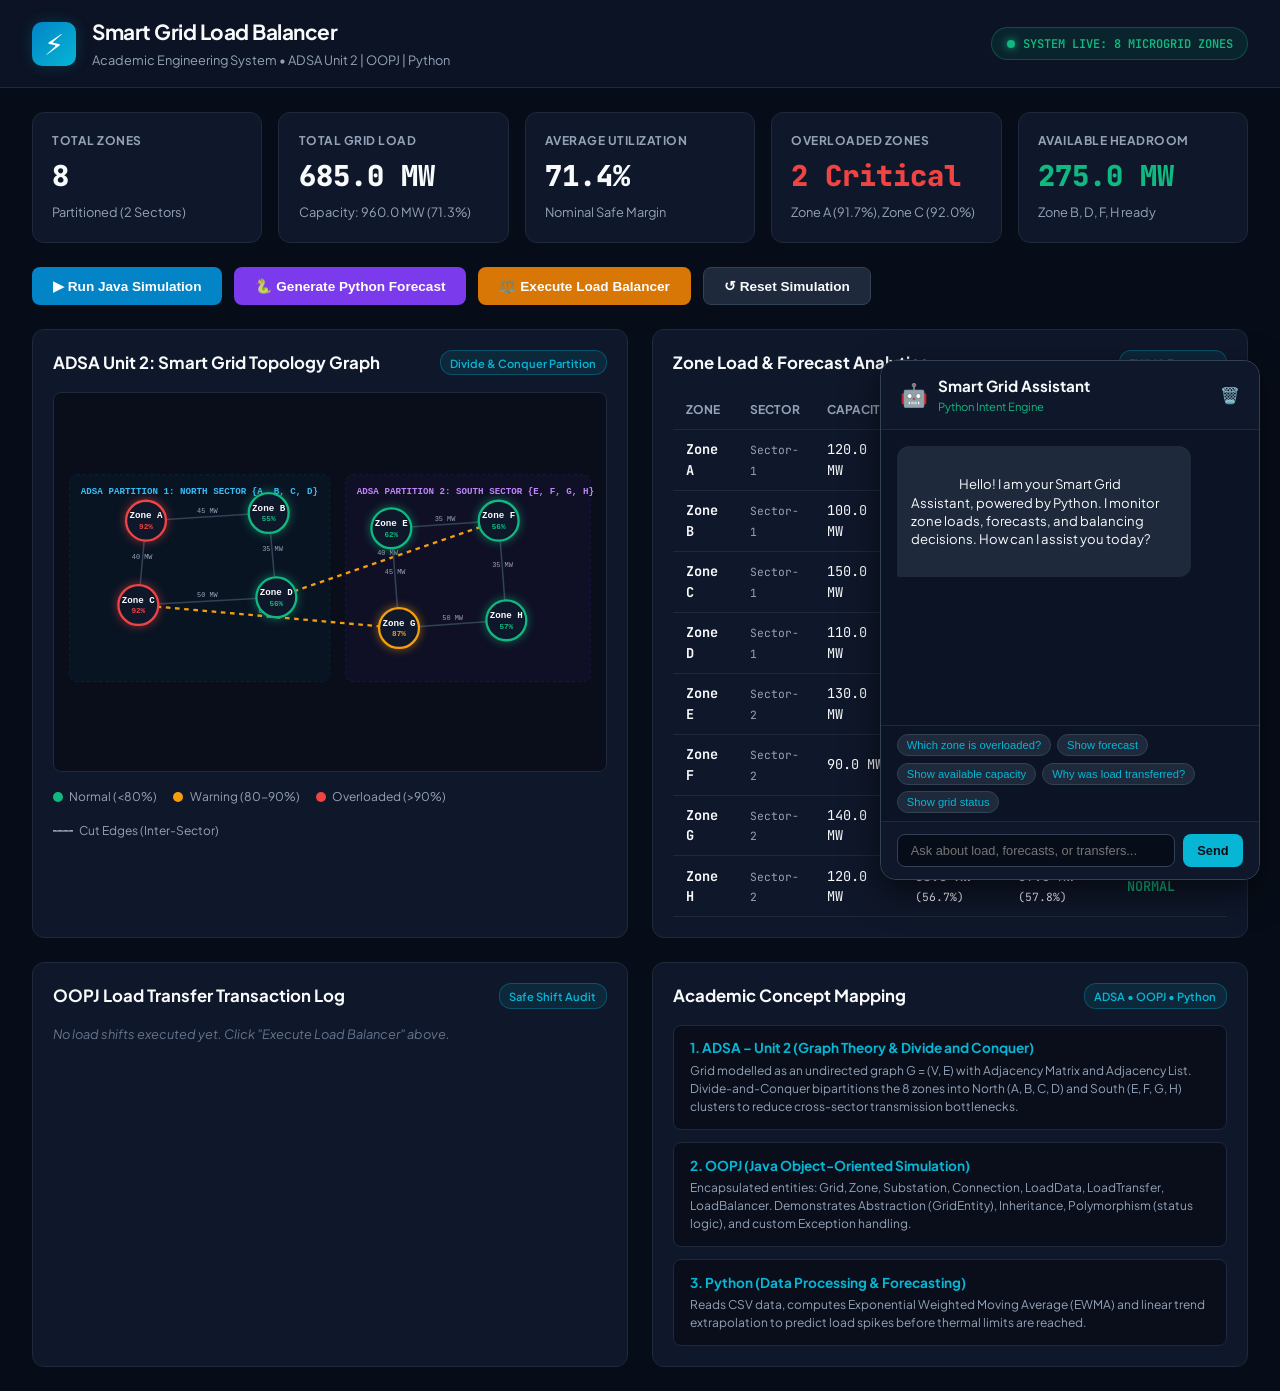
<file: dashboard/index.html>
<!DOCTYPE html>
<html lang="en">
<head>
    <meta charset="UTF-8">
    <meta name="viewport" content="width=device-width, initial-scale=1.0">
    <title>Smart Grid Load Balancer - Control Dashboard</title>
    <link rel="stylesheet" href="style.css">
    <link rel="preconnect" href="https://fonts.googleapis.com">
    <link rel="preconnect" href="https://fonts.gstatic.com" crossorigin>
    <link href="https://fonts.googleapis.com/css2?family=JetBrains+Mono:wght@400;600;700&family=Plus+Jakarta+Sans:wght@400;500;600;700;800&display=swap" rel="stylesheet">
</head>
<body>
    <div class="app-layout">
        <!-- Top Navigation Bar -->
        <header class="top-nav">
            <div class="brand">
                <div class="logo-icon">⚡</div>
                <div>
                    <h1>Smart Grid Load Balancer</h1>
                    <span class="subtext">Academic Engineering System • ADSA Unit 2 | OOPJ | Python</span>
                </div>
            </div>
            <div class="status-pill">
                <span class="pulse-dot"></span>
                <span>SYSTEM LIVE: 8 MICROGRID ZONES</span>
            </div>
        </header>

        <!-- Main Dashboard Content -->
        <main class="main-content">
            <!-- KPI Overview Cards -->
            <section class="kpi-grid">
                <div class="kpi-card">
                    <span class="kpi-label">TOTAL ZONES</span>
                    <span class="kpi-val" id="valTotalZones">8</span>
                    <span class="kpi-sub">Partitioned (2 Sectors)</span>
                </div>
                <div class="kpi-card">
                    <span class="kpi-label">TOTAL GRID LOAD</span>
                    <span class="kpi-val" id="valTotalLoad">685.0 MW</span>
                    <span class="kpi-sub">Capacity: 960.0 MW (71.3%)</span>
                </div>
                <div class="kpi-card">
                    <span class="kpi-label">AVERAGE UTILIZATION</span>
                    <span class="kpi-val" id="valAvgLoad">71.35%</span>
                    <span class="kpi-sub">Nominal Safe Margin</span>
                </div>
                <div class="kpi-card alert">
                    <span class="kpi-label">OVERLOADED ZONES</span>
                    <span class="kpi-val text-red" id="valOverloaded">2 Critical</span>
                    <span class="kpi-sub">Zone A (91.7%), Zone C (92.0%)</span>
                </div>
                <div class="kpi-card success">
                    <span class="kpi-label">AVAILABLE HEADROOM</span>
                    <span class="kpi-val text-green" id="valHeadroom">275.0 MW</span>
                    <span class="kpi-sub">Zone B, D, F, H ready</span>
                </div>
            </section>

            <!-- Control Action Toolbar -->
            <div class="toolbar">
                <button class="btn btn-primary" id="btnRunSim">▶ Run Java Simulation</button>
                <button class="btn btn-purple" id="btnRunForecast">🐍 Generate Python Forecast</button>
                <button class="btn btn-amber" id="btnBalanceLoad">⚖️ Execute Load Balancer</button>
                <button class="btn btn-secondary" id="btnResetGrid">↺ Reset Simulation</button>
            </div>

            <!-- Grid & Graph View Section -->
            <div class="grid-two-col">
                <div class="panel">
                    <div class="panel-header">
                        <h2>ADSA Unit 2: Smart Grid Topology Graph</h2>
                        <span class="badge">Divide & Conquer Partition</span>
                    </div>
                    <div class="graph-container" id="graphContainer">
                        <!-- SVG Topology rendered by script.js -->
                    </div>
                    <div class="topology-legend">
                        <span class="legend-item"><span class="dot normal"></span> Normal (&lt;80%)</span>
                        <span class="legend-item"><span class="dot warning"></span> Warning (80-90%)</span>
                        <span class="legend-item"><span class="dot critical"></span> Overloaded (&gt;90%)</span>
                        <span class="legend-item"><span class="line-sample"></span> Cut Edges (Inter-Sector)</span>
                    </div>
                </div>

                <div class="panel">
                    <div class="panel-header">
                        <h2>Zone Load & Forecast Analytics</h2>
                        <span class="badge">EWMA Forecast</span>
                    </div>
                    <div class="table-wrapper">
                        <table class="data-table" id="zoneTable">
                            <thead>
                                <tr>
                                    <th>Zone</th>
                                    <th>Sector</th>
                                    <th>Capacity</th>
                                    <th>Current</th>
                                    <th>Forecast</th>
                                    <th>Status</th>
                                </tr>
                            </thead>
                            <tbody id="zoneTableBody">
                                <!-- Populated dynamically -->
                            </tbody>
                        </table>
                    </div>
                </div>
            </div>

            <!-- Transfer Activity Logs & Academic Mapping -->
            <div class="grid-two-col">
                <div class="panel">
                    <div class="panel-header">
                        <h2>OOPJ Load Transfer Transaction Log</h2>
                        <span class="badge">Safe Shift Audit</span>
                    </div>
                    <div class="log-list" id="transferLogList">
                        <!-- Populated dynamically -->
                    </div>
                </div>

                <div class="panel">
                    <div class="panel-header">
                        <h2>Academic Concept Mapping</h2>
                        <span class="badge">ADSA • OOPJ • Python</span>
                    </div>
                    <div class="academic-cards">
                        <div class="academic-item">
                            <h3>1. ADSA – Unit 2 (Graph Theory & Divide and Conquer)</h3>
                            <p>Grid modelled as an undirected graph G = (V, E) with Adjacency Matrix and Adjacency List. Divide-and-Conquer bipartitions the 8 zones into North (A, B, C, D) and South (E, F, G, H) clusters to reduce cross-sector transmission bottlenecks.</p>
                        </div>
                        <div class="academic-item">
                            <h3>2. OOPJ (Java Object-Oriented Simulation)</h3>
                            <p>Encapsulated entities: Grid, Zone, Substation, Connection, LoadData, LoadTransfer, LoadBalancer. Demonstrates Abstraction (GridEntity), Inheritance, Polymorphism (status logic), and custom Exception handling.</p>
                        </div>
                        <div class="academic-item">
                            <h3>3. Python (Data Processing & Forecasting)</h3>
                            <p>Reads CSV data, computes Exponential Weighted Moving Average (EWMA) and linear trend extrapolation to predict load spikes before thermal limits are reached.</p>
                        </div>
                    </div>
                </div>
            </div>
        </main>

        <!-- Floating Smart Grid Assistant Chatbot UI -->
        <aside class="chatbot-drawer" id="chatbotDrawer">
            <div class="chat-header">
                <div class="chat-title">
                    <span class="bot-avatar">🤖</span>
                    <div>
                        <h3>Smart Grid Assistant</h3>
                        <span class="online-indicator">Python Intent Engine</span>
                    </div>
                </div>
                <button class="btn-icon" id="btnClearChat" title="Clear Chat">🗑️</button>
            </div>
            
            <div class="chat-messages" id="chatMessages">
                <div class="msg assistant">
                    <div class="msg-bubble">
                        Hello! I am your Smart Grid Assistant, powered by Python. I monitor zone loads, forecasts, and balancing decisions. How can I assist you today?
                    </div>
                </div>
            </div>

            <div class="chat-suggestions">
                <button class="chip" data-q="Which zone is overloaded?">Which zone is overloaded?</button>
                <button class="chip" data-q="Show forecast">Show forecast</button>
                <button class="chip" data-q="Show available capacity">Show available capacity</button>
                <button class="chip" data-q="Why was load transferred?">Why was load transferred?</button>
                <button class="chip" data-q="Show grid status">Show grid status</button>
            </div>

            <form class="chat-input-row" id="chatForm">
                <input type="text" id="chatInput" placeholder="Ask about load, forecasts, or transfers..." autocomplete="off">
                <button type="submit" class="btn-send">Send</button>
            </form>
        </aside>
    </div>

    <script src="script.js"></script>
</body>
</html>
</file>
<file: dashboard/style.css>
/* Smart Grid Load Balancer - Professional Control Room Theme */
:root {
    --bg-dark: #070d18;
    --panel-bg: #0f172a;
    --panel-border: #1e293b;
    --text-primary: #f8fafc;
    --text-secondary: #94a3b8;
    --cyan: #06b6d4;
    --cyan-glow: rgba(6, 182, 212, 0.2);
    --green: #10b981;
    --amber: #f59e0b;
    --red: #ef4444;
    --purple: #8b5cf6;
    --font-sans: 'Plus Jakarta Sans', system-ui, -apple-system, sans-serif;
    --font-mono: 'JetBrains Mono', monospace;
}

* {
    box-sizing: border-box;
    margin: 0;
    padding: 0;
}

body {
    background-color: var(--bg-dark);
    color: var(--text-primary);
    font-family: var(--font-sans);
    line-height: 1.5;
    overflow-x: hidden;
}

.app-layout {
    display: flex;
    flex-direction: column;
    min-height: 100vh;
}

.top-nav {
    display: flex;
    justify-content: space-between;
    align-items: center;
    padding: 1rem 2rem;
    background: #0b1324;
    border-bottom: 1px solid var(--panel-border);
}

.brand {
    display: flex;
    align-items: center;
    gap: 1rem;
}

.logo-icon {
    font-size: 1.8rem;
    background: linear-gradient(135deg, #0284c7, #06b6d4);
    width: 44px;
    height: 44px;
    display: flex;
    align-items: center;
    justify-content: center;
    border-radius: 10px;
    box-shadow: 0 0 15px var(--cyan-glow);
}

.brand h1 {
    font-size: 1.3rem;
    font-weight: 700;
    letter-spacing: -0.5px;
}

.subtext {
    font-size: 0.8rem;
    color: var(--text-secondary);
}

.status-pill {
    display: flex;
    align-items: center;
    gap: 0.5rem;
    background: rgba(16, 185, 129, 0.1);
    border: 1px solid rgba(16, 185, 129, 0.3);
    color: var(--green);
    padding: 0.4rem 0.9rem;
    border-radius: 20px;
    font-size: 0.75rem;
    font-family: var(--font-mono);
    font-weight: 600;
}

.pulse-dot {
    width: 8px;
    height: 8px;
    background: var(--green);
    border-radius: 50%;
    box-shadow: 0 0 8px var(--green);
    animation: pulse 2s infinite;
}

@keyframes pulse {
    0%, 100% { opacity: 1; transform: scale(1); }
    50% { opacity: 0.4; transform: scale(0.85); }
}

.main-content {
    padding: 1.5rem 2rem;
    display: flex;
    flex-direction: column;
    gap: 1.5rem;
    max-width: 1600px;
    margin: 0 auto;
    width: 100%;
}

.kpi-grid {
    display: grid;
    grid-template-columns: repeat(auto-fit, minmax(220px, 1fr));
    gap: 1rem;
}

.kpi-card {
    background: var(--panel-bg);
    border: 1px solid var(--panel-border);
    padding: 1.2rem;
    border-radius: 12px;
    display: flex;
    flex-direction: column;
    gap: 0.3rem;
}

.kpi-label {
    font-size: 0.75rem;
    color: var(--text-secondary);
    font-weight: 700;
    letter-spacing: 0.5px;
}

.kpi-val {
    font-size: 1.8rem;
    font-weight: 800;
    font-family: var(--font-mono);
}

.kpi-sub {
    font-size: 0.8rem;
    color: var(--text-secondary);
}

.text-red { color: var(--red); }
.text-green { color: var(--green); }
.text-amber { color: var(--amber); }

.toolbar {
    display: flex;
    flex-wrap: wrap;
    gap: 0.75rem;
}

.btn {
    padding: 0.65rem 1.25rem;
    border-radius: 8px;
    font-weight: 600;
    font-size: 0.85rem;
    cursor: pointer;
    border: 1px solid transparent;
    transition: all 0.2s ease;
    display: flex;
    align-items: center;
    gap: 0.5rem;
}

.btn-primary { background: #0284c7; color: white; }
.btn-primary:hover { background: #0369a1; }
.btn-purple { background: #7c3aed; color: white; }
.btn-purple:hover { background: #6d28d9; }
.btn-amber { background: #d97706; color: white; }
.btn-amber:hover { background: #b45309; }
.btn-secondary { background: #1e293b; color: var(--text-primary); border-color: #334155; }
.btn-secondary:hover { background: #334155; }

.grid-two-col {
    display: grid;
    grid-template-columns: 1fr 1fr;
    gap: 1.5rem;
}

@media (max-width: 1024px) {
    .grid-two-col { grid-template-columns: 1fr; }
}

.panel {
    background: var(--panel-bg);
    border: 1px solid var(--panel-border);
    border-radius: 12px;
    padding: 1.25rem;
    display: flex;
    flex-direction: column;
    gap: 1rem;
}

.panel-header {
    display: flex;
    justify-content: space-between;
    align-items: center;
}

.panel-header h2 {
    font-size: 1.05rem;
    font-weight: 700;
}

.badge {
    background: rgba(6, 182, 212, 0.1);
    color: var(--cyan);
    border: 1px solid rgba(6, 182, 212, 0.3);
    padding: 0.2rem 0.6rem;
    border-radius: 12px;
    font-size: 0.7rem;
    font-weight: 600;
}

.graph-container {
    height: 380px;
    background: #090e1a;
    border-radius: 8px;
    border: 1px solid #1e293b;
    position: relative;
    overflow: hidden;
}

.topology-legend {
    display: flex;
    flex-wrap: wrap;
    gap: 1rem;
    font-size: 0.75rem;
    color: var(--text-secondary);
}

.legend-item { display: flex; align-items: center; gap: 0.4rem; }
.dot { width: 10px; height: 10px; border-radius: 50%; }
.dot.normal { background: var(--green); }
.dot.warning { background: var(--amber); }
.dot.critical { background: var(--red); }
.line-sample { width: 20px; height: 2px; background: #64748b; border-top: 1px dashed #94a3b8; }

.table-wrapper {
    overflow-x: auto;
}

.data-table {
    width: 100%;
    border-collapse: collapse;
    font-size: 0.85rem;
}

.data-table th, .data-table td {
    padding: 0.6rem 0.8rem;
    text-align: left;
    border-bottom: 1px solid #1e293b;
}

.data-table th {
    color: var(--text-secondary);
    font-size: 0.75rem;
    text-transform: uppercase;
}

.data-table td {
    font-family: var(--font-mono);
}

.log-list {
    display: flex;
    flex-direction: column;
    gap: 0.6rem;
    max-height: 240px;
    overflow-y: auto;
}

.log-item {
    background: #090e1a;
    border-left: 3px solid var(--cyan);
    padding: 0.6rem 0.8rem;
    border-radius: 4px;
    font-size: 0.8rem;
}

.academic-cards {
    display: flex;
    flex-direction: column;
    gap: 0.75rem;
}

.academic-item {
    background: #090e1a;
    padding: 0.8rem 1rem;
    border-radius: 8px;
    border: 1px solid #1e293b;
}

.academic-item h3 {
    font-size: 0.85rem;
    color: var(--cyan);
    margin-bottom: 0.2rem;
}

.academic-item p {
    font-size: 0.75rem;
    color: var(--text-secondary);
}

/* Chatbot drawer */
.chatbot-drawer {
    position: fixed;
    bottom: 20px;
    right: 20px;
    width: 380px;
    max-height: 600px;
    height: 520px;
    background: #0b1324;
    border: 1px solid #334155;
    border-radius: 16px;
    box-shadow: 0 12px 35px rgba(0,0,0,0.6);
    display: flex;
    flex-direction: column;
    z-index: 1000;
}

.chat-header {
    display: flex;
    justify-content: space-between;
    align-items: center;
    padding: 0.9rem 1.2rem;
    border-bottom: 1px solid var(--panel-border);
    background: #0f172a;
    border-top-left-radius: 16px;
    border-top-right-radius: 16px;
}

.chat-title { display: flex; align-items: center; gap: 0.6rem; }
.bot-avatar { font-size: 1.4rem; }
.chat-title h3 { font-size: 0.95rem; }
.online-indicator { font-size: 0.7rem; color: var(--green); display: block; }
.btn-icon { background: none; border: none; font-size: 1rem; cursor: pointer; }

.chat-messages {
    flex: 1;
    overflow-y: auto;
    padding: 1rem;
    display: flex;
    flex-direction: column;
    gap: 0.8rem;
}

.msg {
    display: flex;
    flex-direction: column;
    max-width: 85%;
}

.msg.assistant { align-self: flex-start; }
.msg.user { align-self: flex-end; }

.msg-bubble {
    padding: 0.65rem 0.9rem;
    border-radius: 12px;
    font-size: 0.82rem;
    line-height: 1.4;
    white-space: pre-wrap;
}

.msg.assistant .msg-bubble {
    background: #1e293b;
    color: var(--text-primary);
    border-bottom-left-radius: 2px;
}

.msg.user .msg-bubble {
    background: #0284c7;
    color: white;
    border-bottom-right-radius: 2px;
}

.chat-suggestions {
    display: flex;
    flex-wrap: wrap;
    gap: 0.4rem;
    padding: 0.5rem 1rem;
    border-top: 1px solid #1e293b;
    max-height: 100px;
    overflow-y: auto;
}

.chip {
    background: #1e293b;
    border: 1px solid #334155;
    color: var(--cyan);
    font-size: 0.7rem;
    padding: 0.25rem 0.55rem;
    border-radius: 12px;
    cursor: pointer;
    transition: all 0.15s ease;
}

.chip:hover {
    background: #0284c7;
    color: white;
}

.chat-input-row {
    display: flex;
    gap: 0.5rem;
    padding: 0.75rem 1rem;
    border-top: 1px solid var(--panel-border);
    background: #0f172a;
    border-bottom-left-radius: 16px;
    border-bottom-right-radius: 16px;
}

.chat-input-row input {
    flex: 1;
    background: #070d18;
    border: 1px solid #334155;
    color: white;
    padding: 0.5rem 0.8rem;
    border-radius: 8px;
    font-size: 0.8rem;
}

.chat-input-row input:focus {
    outline: none;
    border-color: var(--cyan);
}

.btn-send {
    background: var(--cyan);
    color: #070d18;
    border: none;
    padding: 0.5rem 0.9rem;
    border-radius: 8px;
    font-weight: 700;
    font-size: 0.8rem;
    cursor: pointer;
}
</file>
